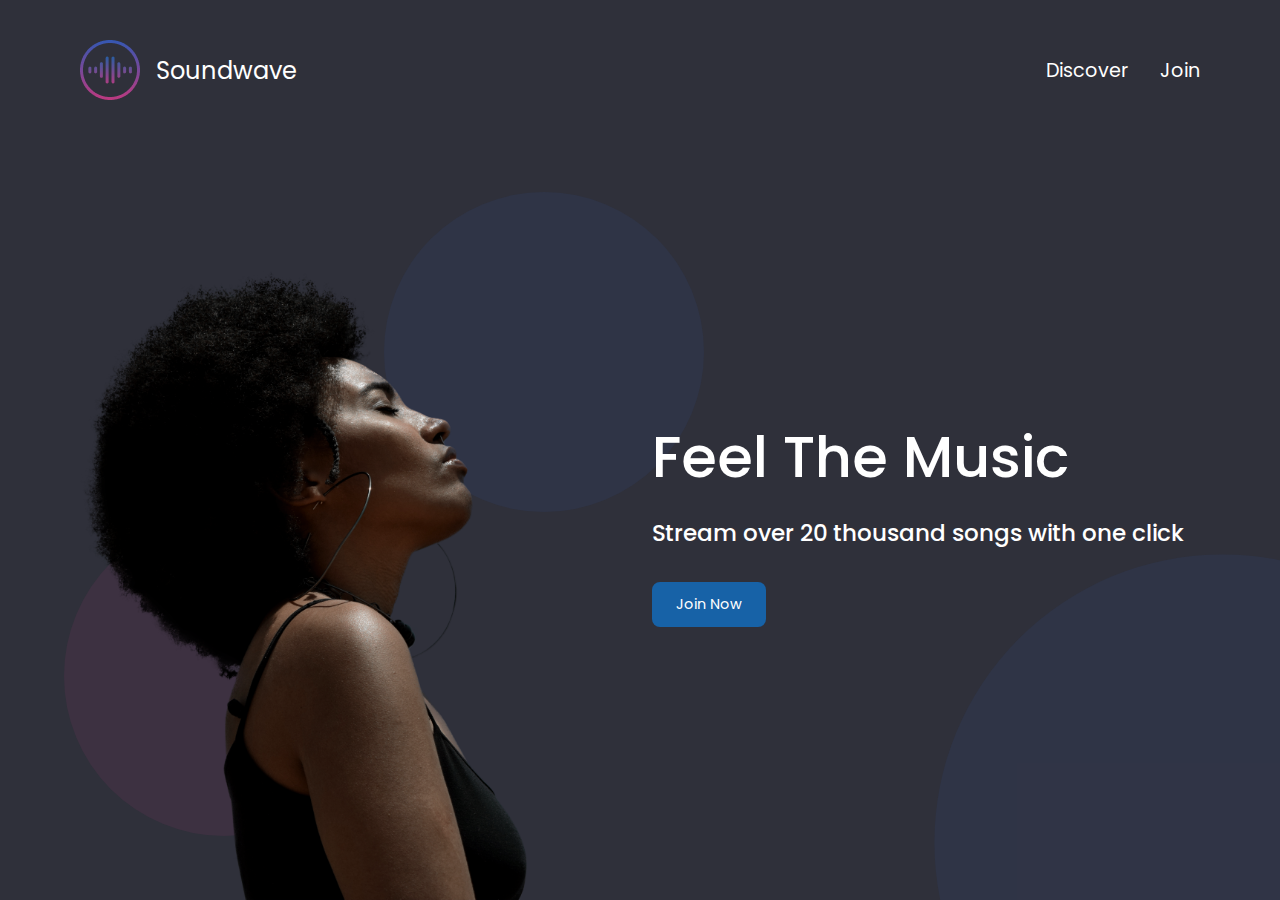
<file: Execução WebDev/index.html>
<!DOCTYPE html>
<html lang="en">

<head>
    <meta charset="UTF-8">
    <meta http-equiv="X-UA-Compatible" content="IE=edge">
    <meta name="viewport" content="width=device-width, initial-scale=1.0">
    <link rel="stylesheet" href="styles.css">
    <link rel="stylesheet" href="index.css">
    <title>Soundwave</title>
</head>

<body class="container full-height-grow">
    <header class="main-header">
        <a class="brand-logo" href="/">
            <img src="./images/logo.png" alt="">
            <div class="brand-logo-name">
                Soundwave
            </div>
        </a>
        <nav class="main-nav">
            <ul>
                <li><a href="discover.html"></a>Discover</li>
                <li><a href="join.html"></a>Join</li>
            </ul>
        </nav>
    </header>
    <section class="home-main-section">
        <div class="img-wrapper">
            <div class="lady-image"></div>
        </div>
        <div class="call-to-action">
            <h1 class="title">Feel The Music</h1>
            <span class="subtitle">Stream over 20 thousand songs with one click</span>
            <a href="join.html" class="button">Join Now</a>
        </div>
    </section>
    <div class="home-page-circle-1"></div>
    <div class="home-page-circle-2"></div>
    <div class="home-page-circle-3"></div>
</body>

</html>
</file>
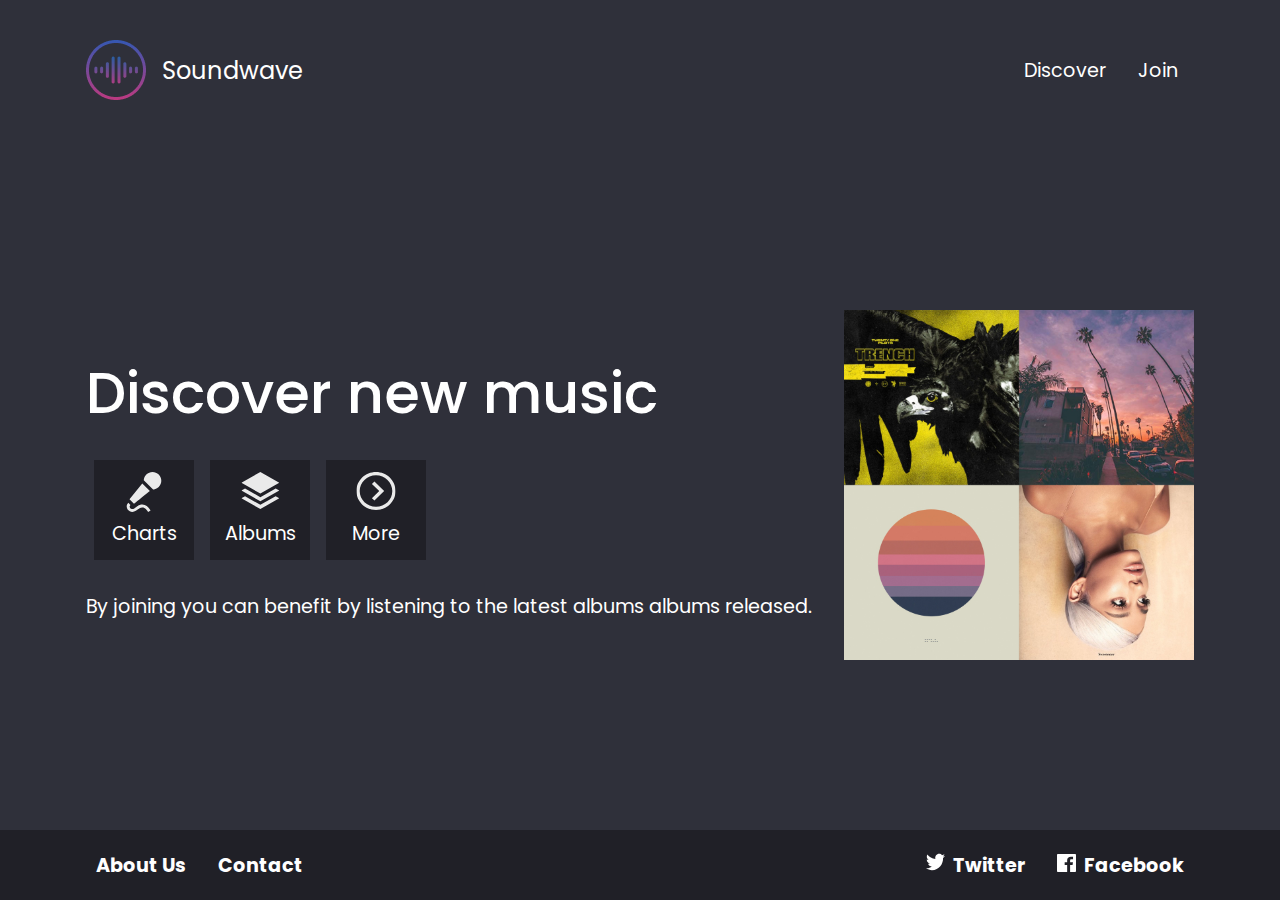
<file: Execução WebDev/discover.html>
<!DOCTYPE html>
<html lang="en">

<head>
    <meta charset="UTF-8">
    <meta http-equiv="X-UA-Compatible" content="IE=edge">
    <meta name="viewport" content="width=device-width, initial-scale=1.0">
    <link rel="stylesheet" href="styles.css">
    <link rel="stylesheet" href="discover.css">
    <title>Soundwave - Discover</title>
</head>

<body class="full-height-grow">
    <div class="container full-height-grow">
        <header class="main-header">
            <a class="brand-logo" href="/">
                <img src="./images/logo.png" alt="">
                <div class="brand-logo-name">
                    Soundwave
                </div>
            </a>
            <nav class="main-nav">
                <ul>
                    <li><a href="discover.html">Discover</a></li>
                    <li><a href="join.html">Join</a></li>
                </ul>
            </nav>
        </header>
        <section class="discover-main-section">
            <div class="call-to-action">
                <h1 class="title">Discover new music</h1>
                <div class="icon-section">
                    <div class="icon">
                        <img src="./images/microphone.svg" alt="">
                        Charts
                    </div>
                    <div class="icon">
                        <img src="./images/albums.svg" alt="">
                        Albums
                    </div>
                    <div class="icon">
                        <img src="./images/more.svg" alt="">
                        More
                    </div>
                </div>
                By joining you can benefit by listening to the latest albums albums released.
            </div>
            <img class="covers-image" src="./images/covers.jpg" alt="">
        </section>
    </div>
    <footer class="main-footer">
        <div class="container">
            <nav class="footer-nav">
                <ul>
                    <li><a href="#">About Us</a></li>
                    <li><a href="#">Contact</a></li>
                </ul>
            </nav>
            <nav class="footer-nav">
                <ul>
                    <li><a href="#" class="social-link">
                            <img src="./images/twitter.svg" alt="">
                            Twitter
                        </a>
                    </li>
                    <li><a href="#" class="social-link">
                            <img src="./images/facebook.svg" alt="">
                            Facebook
                        </a>
                    </li>
                </ul>
            </nav>
        </div>
    </footer>
</body>

</html>
</file>
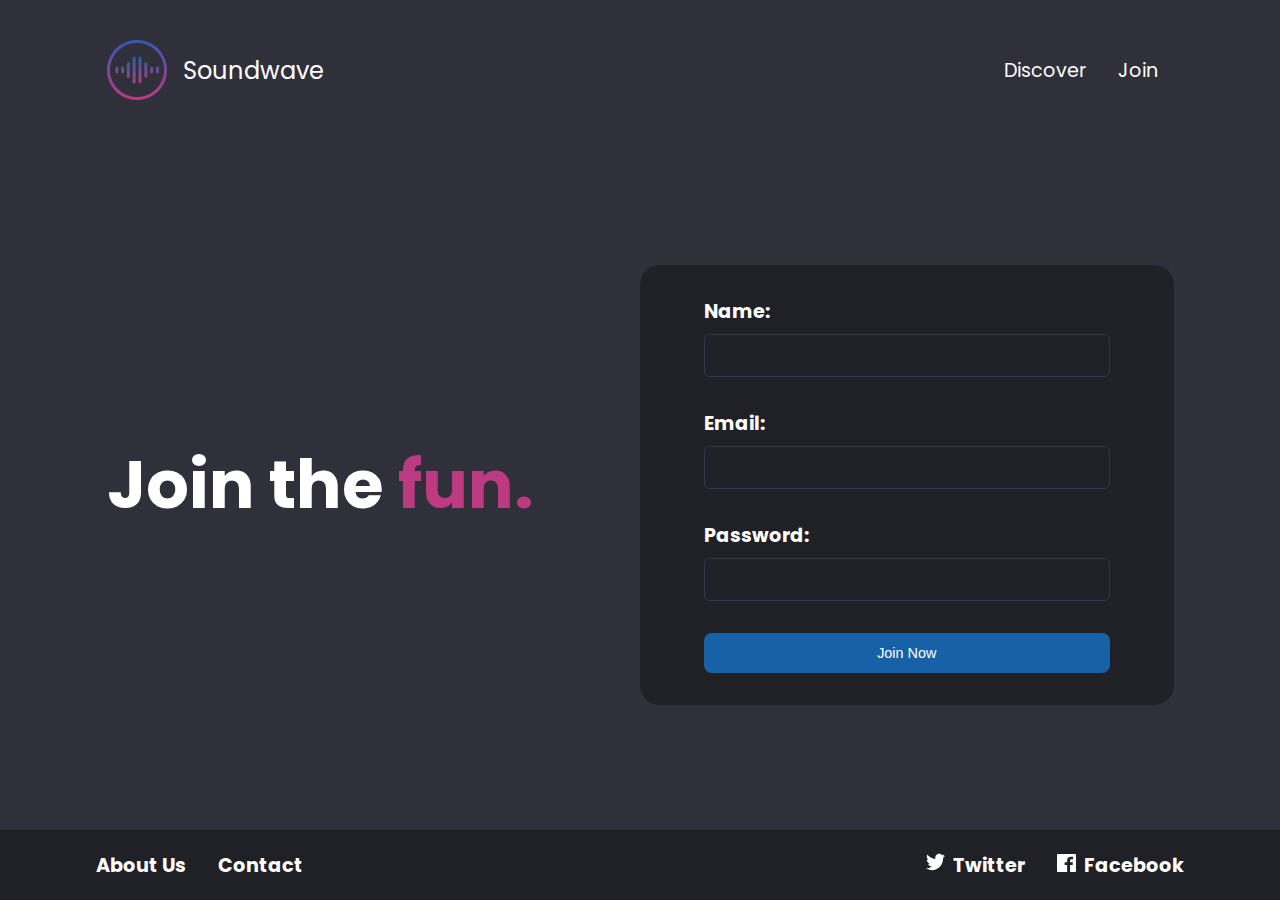
<file: Execução WebDev/join.html>
<!DOCTYPE html>
<html lang="en">

<head>
    <meta charset="UTF-8">
    <meta http-equiv="X-UA-Compatible" content="IE=edge">
    <meta name="viewport" content="width=device-width, initial-scale=1.0">
    <link rel="stylesheet" href="styles.css">
    <link rel="stylesheet" href="join.css">
    <title>Soundwave - Join</title>
</head>

<body class="full-height-grow">
    <div class="container full-height-grow">
        <header class="main-header">
            <a class="brand-logo" href="/">
                <img src="./images/logo.png" alt="">
                <div class="brand-logo-name">
                    Soundwave
                </div>
            </a>
            <nav class="main-nav">
                <ul>
                    <li><a href="discover.html">Discover</a></li>
                    <li><a href="join.html">Join</a></li>
                </ul>
            </nav>
        </header>
        <section class="join-main-section">
            <h1 class="join-text">Join the
                <span class="accent-text">fun.</span>
            </h1>
            <form class="join-form" action="">
                <div class="input-group">
                    <label for="">Name:</label>
                    <input type="text">
                </div>
                <div class="input-group">
                    <label for="">Email:</label>
                    <input type="email">
                </div>
                <div class="input-group">
                    <label for="">Password:</label>
                    <input type="password">
                </div>
                <div class="input-group">
                    <button type="submit" class="button">Join Now</button>
                </div>
            </form>
        </section>
    </div>
    <footer class="main-footer">
        <div class="container">
            <nav class="footer-nav">
                <ul>
                    <li><a href="#">About Us</a></li>
                    <li><a href="#">Contact</a></li>
                </ul>
            </nav>
            <nav class="footer-nav">
                <ul>
                    <li><a href="#" class="social-link">
                            <img src="./images/twitter.svg" alt="">
                            Twitter
                        </a>
                    </li>
                    <li><a href="#" class="social-link">
                            <img src="./images/facebook.svg" alt="">
                            Facebook
                        </a>
                    </li>
                </ul>
            </nav>
        </div>
    </footer>
</body>

</html>
</file>
<file: Execução WebDev/styles.css>
@import url('https://fonts.googleapis.com/css?family=Poppins:400,500,700');

*, *::after, *::before {
    box-sizing: border-box;
}

body {
    padding: 0;
    margin: 0;
    background-color: #2F303A;
    font-family: Poppins, sans-serif;
    font-size: 1.2rem;
    color: white;  
    min-height: 100vh; 
}

.full-height-grow {
    display: flex;
    flex-direction: column;
}

.brand-logo {
    display: flex;
    align-items: center;
    font-size: 1.25em;
    color: inherit;
    text-decoration: none;
      
}

.brand-logo-name {
    margin-left: 1rem;
}

.main-nav ul, .footer-nav ul{
    display: flex;
    margin: 0;
    padding: 0;
    list-style: none;
}

.main-nav a, .footer-nav a{
    color: inherit;
    text-decoration: none;
    padding: 1rem;
}

.main-nav a:hover, .footer-nav a:hover{
    color: #adadad;
}

.main-header, .main-footer{
    display: flex;
    justify-content: space-between;
    align-items: center;
}

    .main-header{
        height: 140px;
    }

    .main-footer {
        height: 70px;
        background-color: #202027;
        font-weight: bold;
    }

    .social-link img{
        width: 1em;
        margin-right: .25rem;
    }

    .main-footer .container {
        display: flex;
        justify-content: space-between;
    }

.container {
    max-width: 1200px;
    margin: 0 auto;
    padding: 0 40px;
    flex: 1;
}

.title {
    font-weight: 500;
    font-size: 3em;
    margin-bottom: 1rem;
    margin-top: 0;
}

.subtitle {
    font-weight: 500;
    font-size: 1.2em;
    margin-bottom: 2rem;
}

.button {
    color: white;
    background-color: #1762A7;
    padding: .75rem 1.5rem;
    border-radius: .5rem;
    text-decoration: none;
    font-size: .9rem;
    outline: none;
    border: none;
    cursor: pointer;
}

.button:hover {
    background-color: #2180d8;
}

.button:focus {
    background-color: #2796ff;
}
</file>
<file: Execução WebDev/index.css>
.home-main-section {
    display: flex;
    align-items: stretch;
    justify-content: space-between;
    flex: 1;
}

.home-main-section .img-wrapper {
    flex: 1;
    flex-direction: column;
    display: flex;
    align-items: stretch;
    justify-content: flex-end;
}

.home-main-section .lady-image {
    background-image: url(images/landing-page-girl.png);
    flex: 1;
    max-height: 70vh;
    min-width: 30vw;
    background-size: contain;
    background-repeat: no-repeat;
    background-position: bottom left;
}

.home-main-section .call-to-action {
    display: flex;
    flex-direction: column;
    align-items: flex-start;
    margin: 1rem;
    align-self: center;
}

@media (max-width: 900px) {
    .home-main-section .img-wrapper {
        display: none;
    }

    .home-main-section {
        justify-content: center;
    }
}

.home-page-circle-1 {
    position: absolute;
    width: 25vw;
    height: 25vw;
    border-radius: 50%;
    background-color: rgba(188, 58, 128, .1);
    bottom: 5vw;
    left: 5vw;
    z-index: -1;
}

.home-page-circle-2 {
    position: absolute;
    width: 25vw;
    height: 25vw;
    border-radius: 50%;
    background-color: rgba(52, 87, 178, 0.1);
    top: 15vw;
    left: 30vw;
    z-index: -1;
}

.home-page-circle-3 {
    position: absolute;
    width: 45vw;
    height: 45vw;
    bottom: 0;
    right: 0;
    z-index: -1;
    overflow: hidden;   
}

.home-page-circle-3::before {
    content: '';
    position: absolute;
    height: 100%;
    width: 100%;
    border-radius: 50%;
    background-color: rgba(52, 87, 178, 0.1);
    transform: translate(40%, 40%);
}
</file>
<file: Execução WebDev/discover.css>
.discover-main-section {
    display: flex;
    align-items: center;
    justify-content: space-between;
    flex: 1;
}

.discover-main-section .covers-image {
    width: 30vw;
    margin-left: 2rem;
    height: auto;
    max-width: 350px;
}

.icon-section {
    display: flex;
}

.icon {
    display: flex;
    flex-direction: column;
    justify-content: space-between;
    align-items: center;
    margin: .5rem;
    padding: .75rem;
    width: 100px;
    height: 100px;  
    background-color: #202027;
    margin-bottom: 2rem;
}

.icon img {
    width: 40px;
}

@media (max-width: 800px) {
    .discover-main-section {
        flex-direction: column;
        justify-content: center;
    }

    .discover-main-section .covers-image {
        margin-top: 2rem;
        height: 30vh;
        width: auto;
    }
}
</file>
<file: Execução WebDev/join.css>
.join-main-section {
    display: flex;
    justify-content: space-between;
    align-items: center;
    flex: 1;
}

.join-text {
    font-size: 3.5em;
    font-weight: bold;
    margin: 0;
}

.accent-text {
    color: #BC3A80;
}

.join-form {
    background-color: #202027;
    width: 50vw;
    max-width: 50%;
    padding: 2rem 4rem;
    border-radius: 20px;
}

.input-group {
    margin-bottom: 2rem;
    display: flex;
    flex-direction: column;
}

.input-group:last-child {
    margin-bottom: 0;
}

.input-group label {
    font-weight: bold;
    margin-bottom: .5rem;
}

.input-group input {
    outline: none;
    background: none;
    border: 1px solid #2E3852;
    font-size: 1em;
    padding: .5em;
    color: inherit;
    border-radius: 5px;
}

.input-group input:focus {
    border-color: #596da0;
}

@media (max-width: 900px) {
    .join-main-section {
        flex-direction: column;
        justify-content: center;
    }

    .join-form {
        width: 80vw;
        max-width: inherit;
        margin: 2rem;
    }
}
</file>
